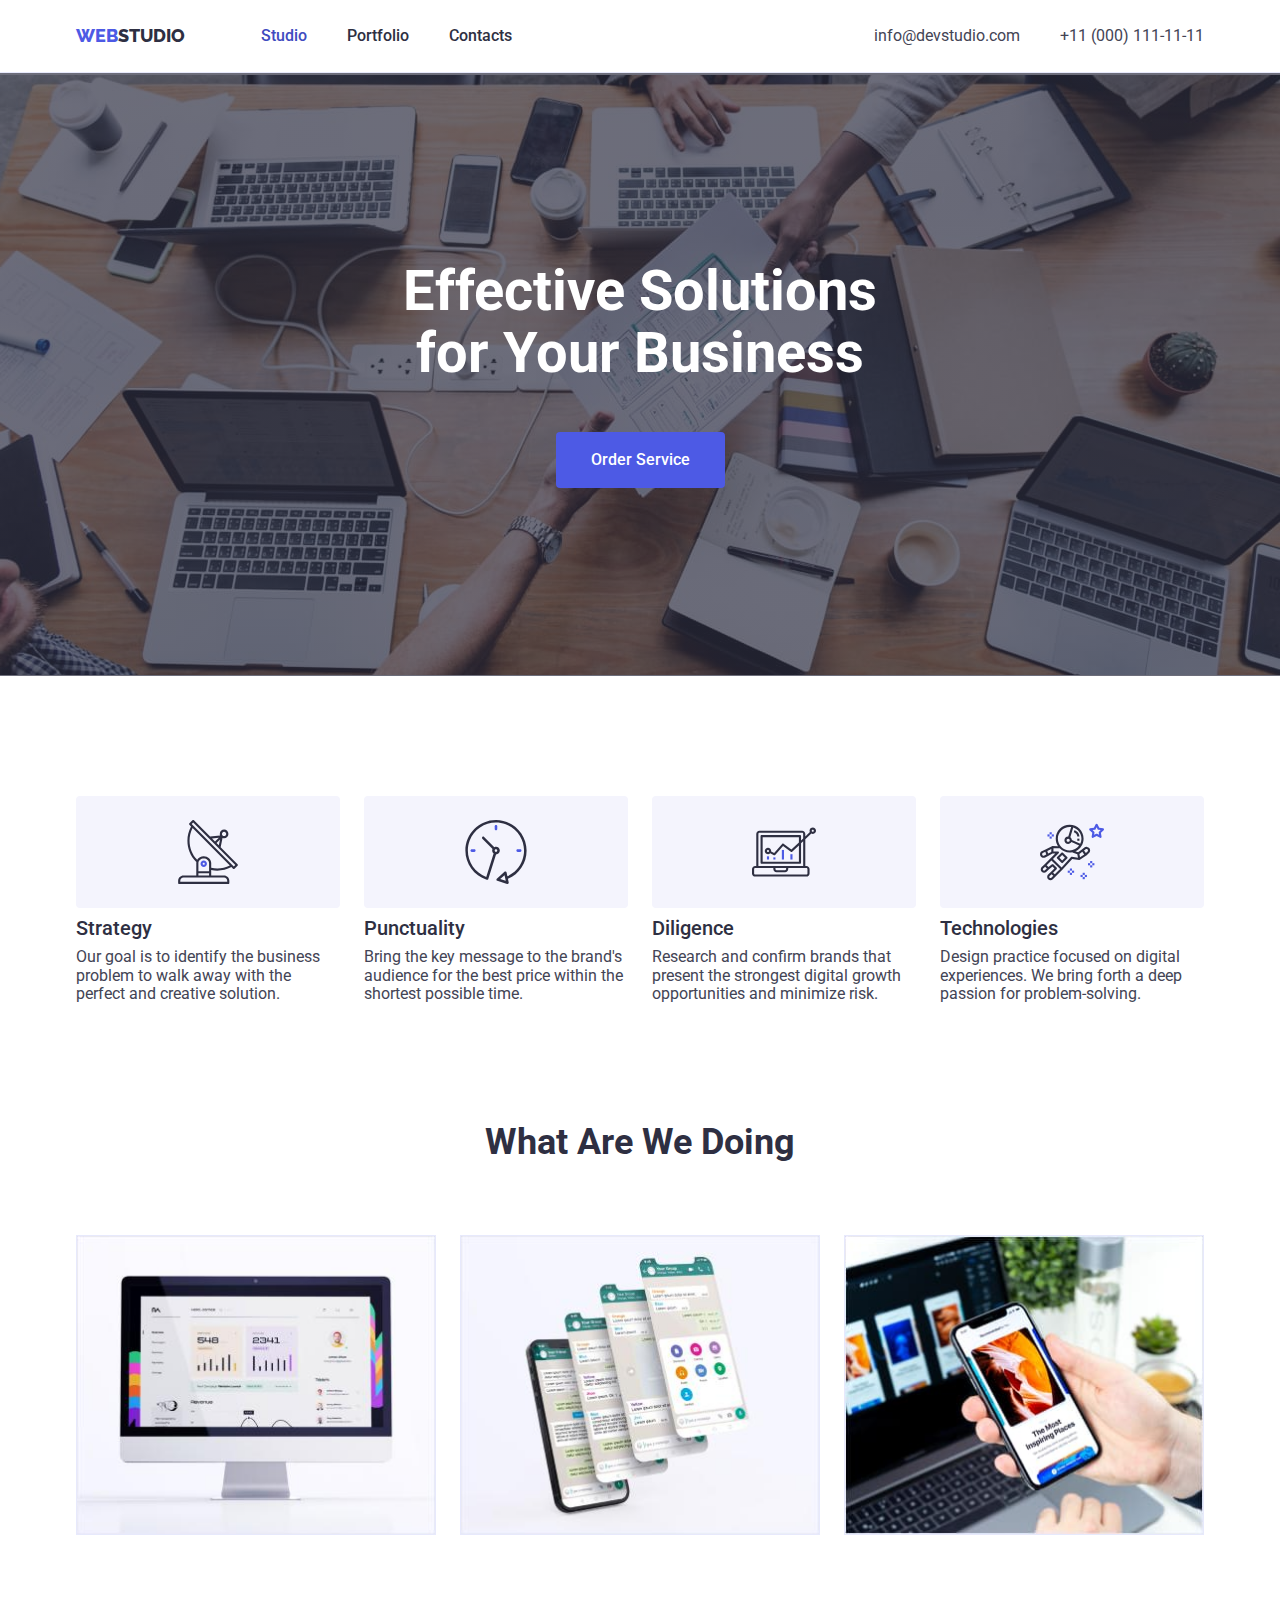
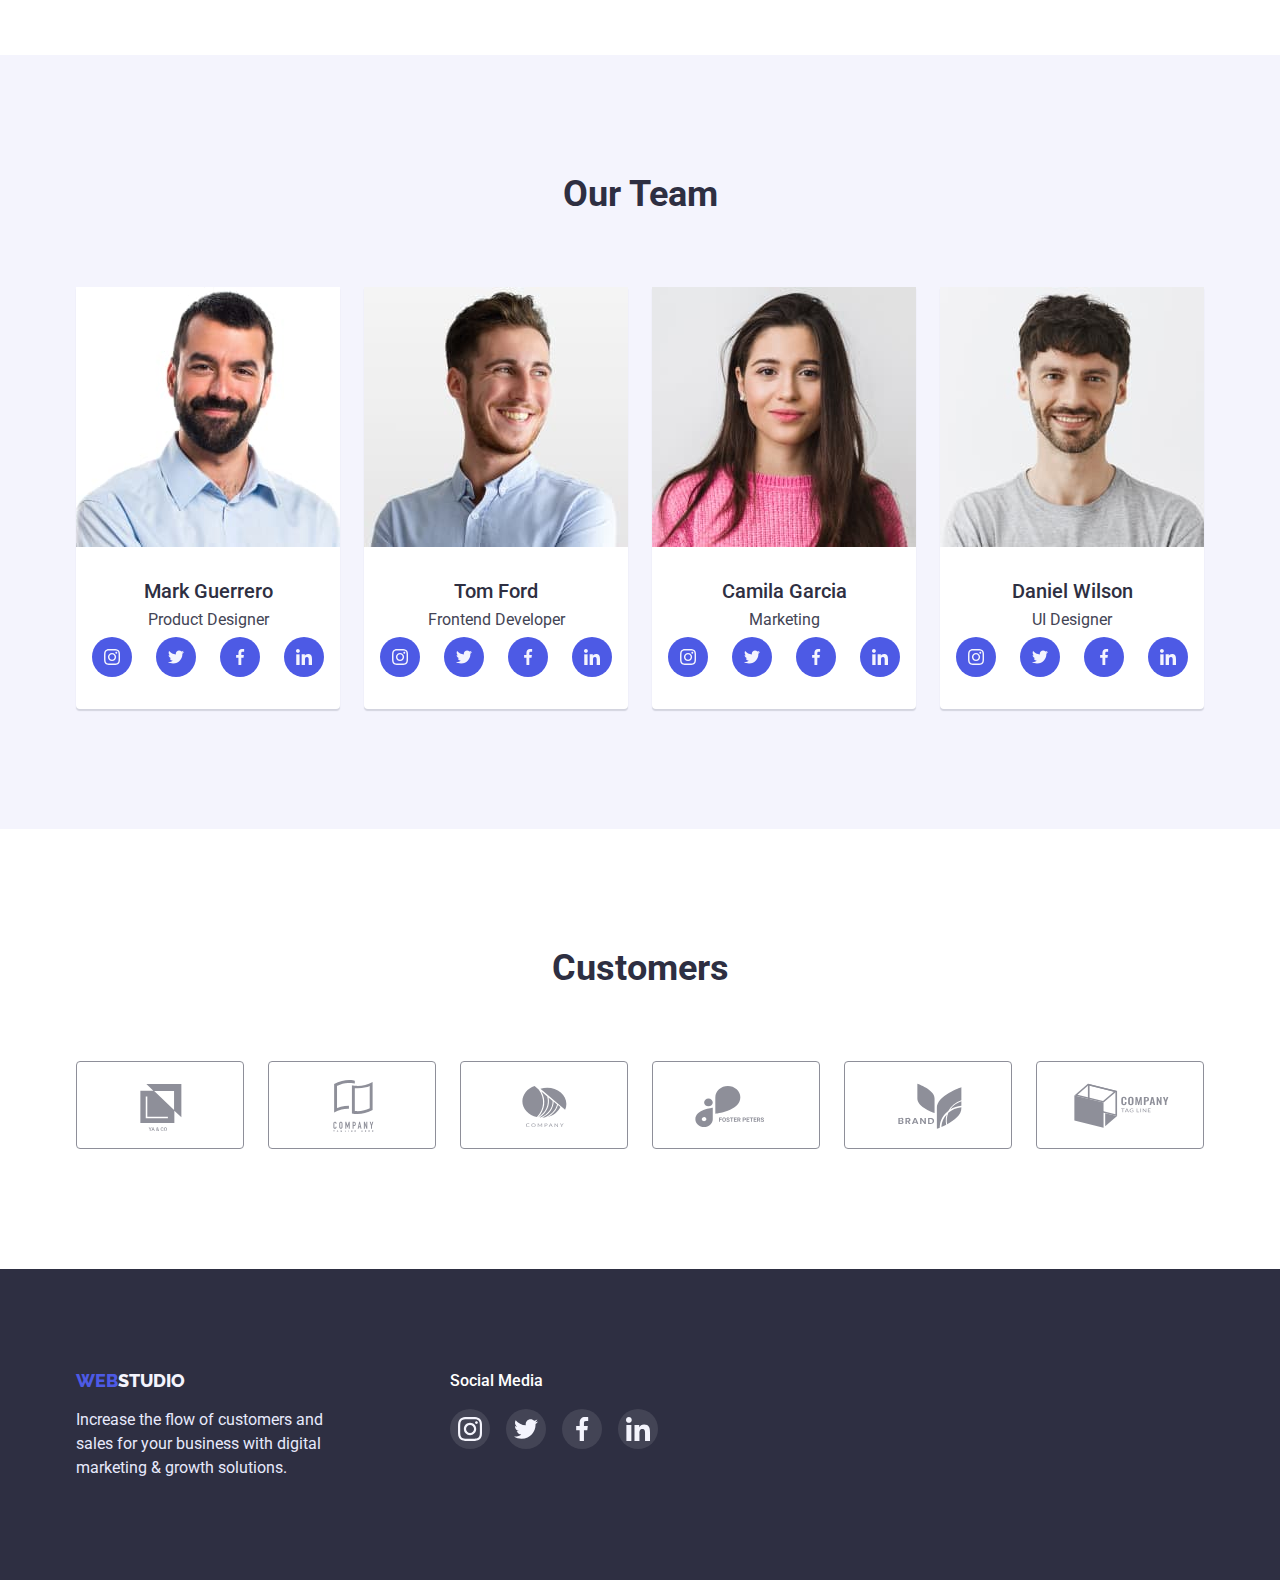
<file: index.html>
<!DOCTYPE html>
<html lang="en">
  <head>
    <meta charset="UTF-8" />
    <meta http-equiv="X-UA-Compatible" content="IE=edge" />
    <meta name="Студия" content="Web developoment" />
    <title>Web studio</title>
    <link rel="preconnect" href="https://fonts.googleapis.com" />
    <link rel="preconnect" href="https://fonts.gstatic.com" crossorigin />
    <link
      rel="stylesheet"
      href="https://cdnjs.cloudflare.com/ajax/libs/modern-normalize/1.0.0/modern-normalize.min.css"
    />
    <link
      rel="stylesheet"
      href="https://fonts.googleapis.com/css2?family=Raleway:wght@800&family=Roboto:wght@400;500;700;900&display=swap"
    />
    <link rel="stylesheet" href="./css/styles.css" />
  </head>

  <body class="body">
    <header class="header">
      <div class="container header-container">
        <nav class="header-nav">
          <a class="logo-link logo-link-dark" href="./index.html" class="link">
            <span class="logo">Web</span>Studio</a
          >
          <ul class="list list-header">
            <li>
              <a class="header-link active-link" href="./index.html">Studio</a>
            </li>
            <li>
              <a class="header-link" href="./portfolio.html">Portfolio</a>
            </li>
            <li>
              <a class="header-link" href="#">Contacts</a>
            </li>
          </ul>
        </nav>
        <address>
          <ul class="list list-header">
            <li>
              <a class="header-address" href="mailto:info@devstudio.com"
                >info@devstudio.com</a
              >
            </li>
            <li>
              <a class="header-address" href="tel:+110001111111"
                >+11 (000) 111-11-11</a
              >
            </li>
          </ul>
        </address>
      </div>
    </header>

    <main>
      <section class="hero">
        <div class="container">
          <h1 class="hero-title">Effective Solutions for Your Business</h1>
          <button class="button" type="button">Order Service</button>
        </div>
      </section>

      <section class="section">
        <div class="container">
          <h2 class="hidden">Advantages</h2>
          <ul class="list">
            <li class="list-item-advantage">
              <div class="list-advantage-item">
                <svg class="advantage-icon">
                  <use href="./images/icons.svg#antenna"></use>
                </svg>
              </div>
              <h3 class="subtitle">Strategy</h3>
              <p>
                Our goal is to identify the business problem to walk away with
                the perfect and creative solution.
              </p>
            </li>
            <li class="list-item-advantage">
              <div class="list-advantage-item">
                <svg class="advantage-icon">
                  <use href="./images/icons.svg#clock"></use>
                </svg>
              </div>
              <h3 class="subtitle">Punctuality</h3>
              <p>
                Bring the key message to the brand's audience for the best price
                within the shortest possible time.
              </p>
            </li>
            <li class="list-item-advantage">
              <div class="list-advantage-item">
                <svg class="advantage-icon">
                  <use href="./images/icons.svg#diagram"></use>
                </svg>
              </div>
              <h3 class="subtitle">Diligence</h3>
              <p>
                Research and confirm brands that present the strongest digital
                growth opportunities and minimize risk.
              </p>
            </li>
            <li class="list-item-advantage">
              <div class="list-advantage-item">
                <svg class="advantage-icon">
                  <use href="./images/icons.svg#astronaut"></use>
                </svg>
              </div>
              <h3 class="subtitle">Technologies</h3>
              <p>
                Design practice focused on digital experiences. We bring forth a
                deep passion for problem-solving.
              </p>
            </li>
          </ul>
        </div>
      </section>

      <section class="section activities">
        <div class="container">
          <h2 class="title">What are we doing</h2>
          <ul class="list">
            <li class="list-item-activity">
              <img
                class="image-with-bachground"
                src="./images/img1.jpg"
                alt="Графики и диаграммы на компьютерном мониторе"
                width="360"
              />
            </li>
            <li class="list-item-activity">
              <img
                class="image-with-bachground"
                src="./images/img2.jpg"
                alt="Стопка приложений парит над смартфоном"
                width="360"
              />
            </li>
            <li class="list-item-activity">
              <img
                class="image-with-bachground"
                src="./images/img3.jpg"
                alt="Рука держит смартфон на фоне открытго ноутбука"
                width="360"
              />
            </li>
          </ul>
        </div>
      </section>

      <section class="section team">
        <div class="container">
          <h2 class="title">Our Team</h2>
          <ul class="list worker-list">
            <li class="list-item-team">
              <img
                class="img"
                src="./images/teamcard1.jpg"
                alt="Портрет сотрудника Mark Guerrero"
                width="264"
              />
              <div class="worker-descript">
                <h3 class="subtitle">Mark Guerrero</h3>
                <p>Product Designer</p>
                <ul class="list ident-list">
                  <li>
                    <a class="social-link" href="#">
                      <svg class="social-icon">
                        <use href="./images/icons.svg#instagram"></use>
                      </svg>
                    </a>
                  </li>
                  <li>
                    <a class="social-link" href="#">
                      <svg class="social-icon">
                        <use href="./images/icons.svg#twitter"></use>
                      </svg>
                    </a>
                  </li>
                  <li>
                    <a class="social-link" href="#">
                      <svg class="social-icon">
                        <use href="./images/icons.svg#facebook"></use>
                      </svg>
                    </a>
                  </li>
                  <li>
                    <a class="social-link" href="#">
                      <svg class="social-icon">
                        <use href="./images/icons.svg#linkedin"></use>
                      </svg>
                    </a>
                  </li>
                </ul>
              </div>
            </li>
            <li class="list-item-team">
              <img
                class="img"
                src="./images/teamcard2.jpg"
                alt="Портрет сотрудника Tom Ford"
                width="264"
              />
              <div class="worker-descript">
                <h3 class="subtitle">Tom Ford</h3>
                <p>Frontend Developer</p>
                <ul class="list ident-list">
                  <li class="list-item-social">
                    <a class="social-link" href="#">
                      <svg class="social-icon">
                        <use href="./images/icons.svg#instagram"></use>
                      </svg>
                    </a>
                  </li>
                  <li class="list-item-social">
                    <a class="social-link" href="#">
                      <svg class="social-icon">
                        <use href="./images/icons.svg#twitter"></use>
                      </svg>
                    </a>
                  </li>
                  <li class="list-item-social">
                    <a class="social-link" href="#">
                      <svg class="social-icon">
                        <use href="./images/icons.svg#facebook"></use>
                      </svg>
                    </a>
                  </li>
                  <li class="list-item-social">
                    <a class="social-link" href="#">
                      <svg class="social-icon">
                        <use href="./images/icons.svg#linkedin"></use>
                      </svg>
                    </a>
                  </li>
                </ul>
              </div>
            </li>
            <li class="list-item-team">
              <img
                class="img"
                src="./images/teamcard3.jpg"
                alt="Портрет сотрудницы Camila Garcia"
                width="264"
              />
              <div class="worker-descript">
                <h3 class="subtitle">Camila Garcia</h3>
                <p>Marketing</p>
                <ul class="list ident-list">
                  <li class="list-item-social">
                    <a class="social-link" href="#">
                      <svg class="social-icon">
                        <use href="./images/icons.svg#instagram"></use>
                      </svg>
                    </a>
                  </li>
                  <li class="list-item-social">
                    <a class="social-link" href="#">
                      <svg class="social-icon">
                        <use href="./images/icons.svg#twitter"></use>
                      </svg>
                    </a>
                  </li>
                  <li class="list-item-social">
                    <a class="social-link" href="#">
                      <svg class="social-icon">
                        <use href="./images/icons.svg#facebook"></use>
                      </svg>
                    </a>
                  </li>
                  <li class="list-item-social">
                    <a class="social-link" href="#">
                      <svg class="social-icon">
                        <use href="./images/icons.svg#linkedin"></use>
                      </svg>
                    </a>
                  </li>
                </ul>
              </div>
            </li>
            <li class="list-item-team">
              <img
                class="img"
                src="./images/teamcard4.jpg"
                alt="Портрет сотрудника Daniel Wilson"
                width="264"
              />
              <div class="worker-descript">
                <h3 class="subtitle">Daniel Wilson</h3>
                <p>UI Designer</p>
                <ul class="list ident-list">
                  <li class="list-item-social">
                    <a class="social-link" href="#">
                      <svg class="social-icon">
                        <use href="./images/icons.svg#instagram"></use>
                      </svg>
                    </a>
                  </li>
                  <li class="list-item-social">
                    <a class="social-link" href="#">
                      <svg class="social-icon">
                        <use href="./images/icons.svg#twitter"></use>
                      </svg>
                    </a>
                  </li>
                  <li class="list-item-social">
                    <a class="social-link" href="#">
                      <svg class="social-icon">
                        <use href="./images/icons.svg#facebook"></use>
                      </svg>
                    </a>
                  </li>
                  <li class="list-item-social">
                    <a class="social-link" href="#">
                      <svg class="social-icon">
                        <use href="./images/icons.svg#linkedin"></use>
                      </svg>
                    </a>
                  </li>
                </ul>
              </div>
            </li>
          </ul>
        </div>
      </section>

      <section class="section customers">
        <div class="container">
          <h2 class="title">Customers</h2>
          <ul class="list">
            <li class="list-item-customers">
              <a href="#" class="customer-link">
                <svg class="customer-icon">
                  <use href="./images/icons.svg#logo1"></use>
                </svg>
              </a>
            </li>
            <li class="list-item-customers">
              <a href="#" class="customer-link">
                <svg class="customer-icon">
                  <use href="./images/icons.svg#logo2"></use>
                </svg>
              </a>
            </li>
            <li class="list-item-customers">
              <a href="#" class="customer-link">
                <svg class="customer-icon">
                  <use href="./images/icons.svg#logo3"></use>
                </svg>
              </a>
            </li>
            <li class="list-item-customers">
              <a href="#" class="customer-link">
                <svg class="customer-icon">
                  <use href="./images/icons.svg#logo4"></use>
                </svg>
              </a>
            </li>
            <li class="list-item-customers">
              <a href="#" class="customer-link">
                <svg class="customer-icon">
                  <use href="./images/icons.svg#logo5"></use>
                </svg>
              </a>
            </li>
            <li class="list-item-customers">
              <a href="#" class="customer-link">
                <svg class="customer-icon">
                  <use href="./images/icons.svg#logo6"></use>
                </svg>
              </a>
            </li>
          </ul>
        </div>
      </section>
    </main>

    <footer class="footer">
      <div class="container footer-container">
        <div class="footer-logo">
          <a class="logo-link logo-link-light" href="./index.html" class="link">
            <span class="logo">Web</span>Studio</a
          >
          <p class="footer-text">
            Increase the flow of customers and sales for your business with
            digital marketing & growth solutions.
          </p>
        </div>

        <div>
          <p class="footer-title">Social Media</p>
          <ul class="list media-list">
            <li>
              <a class="social-link social-link-dark" href="#">
                <svg class="social-icon-large">
                  <use href="./images/icons.svg#instagram"></use>
                </svg>
              </a>
            </li>
            <li>
              <a class="social-link social-link-dark" href="#">
                <svg class="social-icon-large">
                  <use href="./images/icons.svg#twitter"></use>
                </svg>
              </a>
            </li>
            <li>
              <a class="social-link social-link-dark" href="#">
                <svg class="social-icon-large">
                  <use href="./images/icons.svg#facebook"></use>
                </svg>
              </a>
            </li>
            <li>
              <a class="social-link social-link-dark" href="#">
                <svg class="social-icon-large">
                  <use href="./images/icons.svg#linkedin"></use>
                </svg>
              </a>
            </li>
          </ul>
        </div>
      </div>
    </footer>
  </body>
</html>
</file>
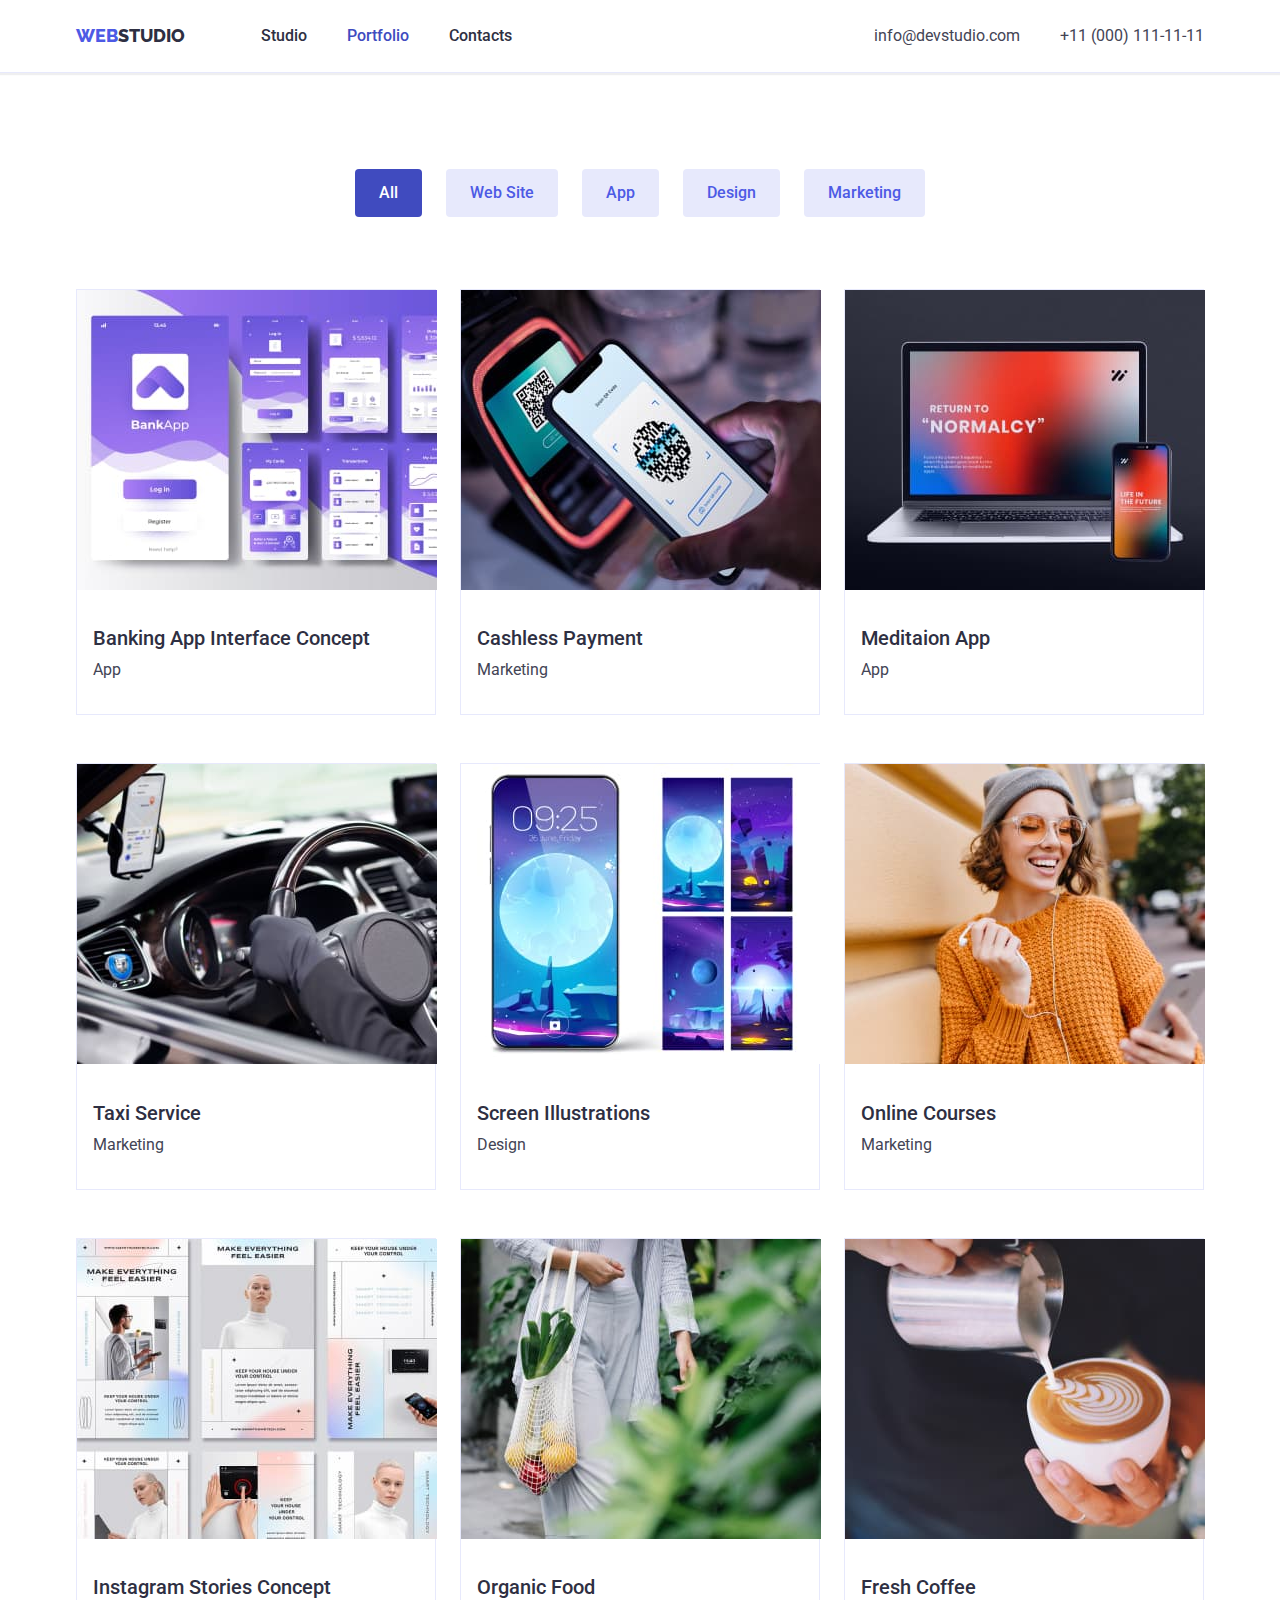
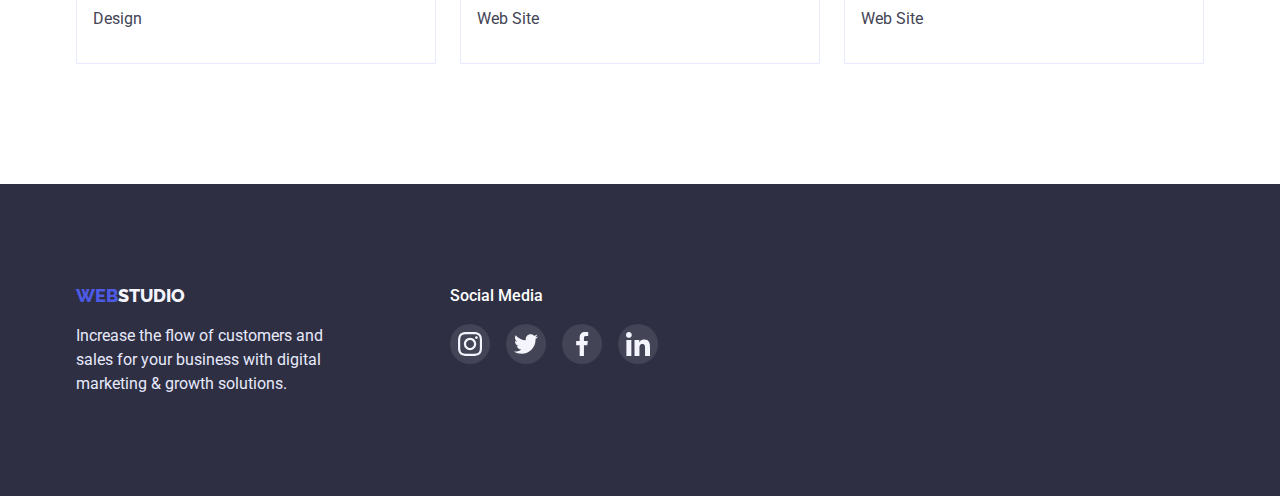
<file: portfolio.html>
<!DOCTYPE html>
<html lang="en">
  <head>
    <meta charset="UTF-8" />
    <meta http-equiv="X-UA-Compatible" content="IE=edge" />
    <meta name="Студия" content="Web developoment" />
    <title>Web studio</title>
    <link rel="preconnect" href="https://fonts.googleapis.com" />
    <link rel="preconnect" href="https://fonts.gstatic.com" crossorigin />
    <link
      rel="stylesheet"
      href="https://cdnjs.cloudflare.com/ajax/libs/modern-normalize/1.0.0/modern-normalize.min.css"
    />
    <link
      rel="stylesheet"
      href="https://fonts.googleapis.com/css2?family=Raleway:wght@800&family=Roboto:wght@400;500;700;900&display=swap"
    />
    <link rel="stylesheet" href="./css/styles.css" />
  </head>

  <body class="body">
    <header class="header header-underline">
      <div class="container header-container">
        <nav class="header-nav">
          <a class="logo-link logo-link-dark" href="./index.html" class="link">
            <span class="logo">Web</span>Studio</a
          >
          <ul class="list list-header">
            <li>
              <a class="header-link" href="./index.html">Studio</a>
            </li>
            <li>
              <a class="header-link active-link" href="./portfolio.html"
                >Portfolio</a
              >
            </li>
            <li>
              <a class="header-link" href="#">Contacts</a>
            </li>
          </ul>
        </nav>
        <address>
          <ul class="list list-header">
            <li>
              <a class="header-address" href="mailto:info@devstudio.com"
                >info@devstudio.com</a
              >
            </li>
            <li>
              <a class="header-address" href="tel:+110001111111"
                >+11 (000) 111-11-11</a
              >
            </li>
          </ul>
        </address>
      </div>
    </header>

    <main>
      <section class="section portfolio">
        <div class="container">
          <h1 class="hidden">Portfolio</h1>
          <ul class="list button-list">
            <li>
              <button class="button-filter button-default" type="button">
                All
              </button>
            </li>
            <li>
              <button class="button-filter" type="button">Web Site</button>
            </li>
            <li><button class="button-filter" type="button">App</button></li>
            <li><button class="button-filter" type="button">Design</button></li>
            <li>
              <button class="button-filter" type="button">Marketing</button>
            </li>
          </ul>

          <ul class="list list-portfolio">
            <li class="link-none-decor">
              <a class="link-none-outline" href="#">
                <img 
                  src="./images/prtfl09.jpg"
                  alt="Ряд скриншотов банковского приложения для смартфона"
                  width="360"
                />
                <div class="portfolio-descript">
                  <h3 class="subtitle-portfolio">
                    Banking App Interface Concept
                  </h3>
                  <p class="text-portfolio">App</p>
                </div>
              </a>
            </li>
            <li class="link-none-decor">
              <a class="link-none-outline" href="#">
                <img
                  src="./images/prtfl08.jpg"
                  alt="Рука подносит смартфон для бесконтактной оплаты к терминалу"
                  width="360"
                />
                <div class="portfolio-descript">
                  <h3 class="subtitle-portfolio">Cashless Payment</h3>
                  <p class="text-portfolio">Marketing</p>
                </div>
              </a>
            </li>
            <li class="link-none-decor">
              <a class="link-none-outline" href="#">
                <img
                  src="./images/prtfl07.jpg"
                  alt="Открытый ноутбук и смартфон рядом с одинаковыми открытыми приложениями"
                  width="360"
                />
                <div class="portfolio-descript">
                  <h3 class="subtitle-portfolio">Meditaion App</h3>
                  <p class="text-portfolio">App</p>
                </div>
              </a>
            </li>
            <li class="link-none-decor">
              <a class="link-none-outline" href="#">
                <img
                  src="./images/prtfl06.jpg"
                  alt="Часть водительского места авто: руки на руле, смартфон с маршрутом"
                  width="360"
                />
                <div class="portfolio-descript">
                  <h3 class="subtitle-portfolio">Taxi Service</h3>
                  <p class="text-portfolio">Marketing</p>
                </div>
              </a>
            </li>
            <li class="link-none-decor">
              <a class="link-none-outline" href="#">
                <img
                  src="./images/prtfl05.jpg"
                  alt="Несколько разноразмерных иллюстраций для смартфона в сказочно-фиолетовом стиле"
                  width="360"
                />
                <div class="portfolio-descript">
                  <h3 class="subtitle-portfolio">Screen Illustrations</h3>
                  <p class="text-portfolio">Design</p>
                </div>
              </a>
            </li>
            <li class="link-none-decor">
              <a class="link-none-outline" href="#">
                <img
                  src="./images/prtfl04.jpg"
                  alt="Девушка в наушниках на улице радостно общается через смартфон"
                  width="360"
                />
                <div class="portfolio-descript">
                  <h3 class="subtitle-portfolio">Online Courses</h3>
                  <p class="text-portfolio">Marketing</p>
                </div>
              </a>
            </li>
            <li class="link-none-decor">
              <a class="link-none-outline" href="#">
                <img
                  src="./images/prtfl03.jpg"
                  alt="Несколько Инстаграм-страниц единого светлого стиля"
                  width="360"
                />
                <div class="portfolio-descript">
                  <h3 class="subtitle-portfolio">Instagram Stories Concept</h3>
                  <p class="text-portfolio">Design</p>
                </div>
              </a>
            </li>
            <li class="link-none-decor">
              <a class="link-none-outline" href="#">
                <img
                  src="./images/prtfl02.jpg"
                  alt="Дама несет свежие овощи и фрукты в сетчатой сумке"
                  width="360"
                />
                <div class="portfolio-descript">
                  <h3 class="subtitle-portfolio">Organic Food</h3>
                  <p class="text-portfolio">Web Site</p>
                </div>
              </a>
            </li>
            <li class="link-none-decor">
              <a class="link-none-outline" href="#">
                <img
                  src="./images/prtfl01.jpg"
                  alt="Руки, добавляющие взбитое молоко в чашку с кофе"
                  width="360"
                />
                <div class="portfolio-descript">
                  <h3 class="subtitle-portfolio">Fresh Coffee</h3>
                  <p class="text-portfolio">Web Site</p>
                </div>
              </a>
            </li>
          </ul>
        </div>
      </section>
    </main>

       <footer class="footer">
      <div class="container footer-container">
        <div class="footer-logo">
          <a class="logo-link logo-link-light" href="./index.html" class="link">
            <span class="logo">Web</span>Studio</a
          >
          <p class="footer-text">
            Increase the flow of customers and sales for your business with
            digital marketing & growth solutions.
          </p>
        </div>

        <div >
          <p class="footer-title">Social Media</p>
          <ul class="list media-list">
            <li>
              <a class="social-link social-link-dark" href="#">
                <svg class="social-icon-large">
                  <use href="./images/icons.svg#instagram"></use>
                </svg>
              </a>
            </li>
            <li>
              <a class="social-link social-link-dark" href="#">
                <svg class="social-icon-large">
                  <use href="./images/icons.svg#twitter"></use>
                </svg>
              </a>
            </li>
            <li>
              <a class="social-link social-link-dark" href="#">
                <svg class="social-icon-large">
                  <use href="./images/icons.svg#facebook"></use>
                </svg>
              </a>
            </li>
            <li>
              <a class="social-link social-link-dark" href="#">
                <svg class="social-icon-large">
                  <use href="./images/icons.svg#linkedin"></use>
                </svg>
              </a>
            </li>
          </ul>
        </div>
      </div>
    </footer>

  </body>
</html>
</file>
<file: css/styles.css>
:root {
    --color-dark: #2E2F42;          /* NAVY BLUE */
    --color-text: #434455;          /* SLATE*/
    --color-primary-brand: #4D5AE5; /* IRIS */
    --pressed-state: #404BBF;       /* OCEAN */
    --color-accent: #E7E9FC;        /* CORNFLOWER */ 
    --color-light: #F4F4FD;         /* CLOUD */
    --color-inverted: #FFFFFF;  
    --color-border-light: #8E8F99;  /* LIGHT SLATE */
    --color-success: #31D0AA;        /* GREEN */
    --color-dark-button: rgba(255, 255, 255, 0.1);
}
* 
*::before
*::after {
    margin: 0;
    padding: 0;
    box-sizing: border-box;
}

p,
h1,
h2,
h3,
h4 {
    margin-top: 0px;
    margin-bottom: 0px;
}

body {
    font-family: 'Roboto', sans-serif;
    font-size: 16px;
    color: var(--color-text);
    background-color: var(--color-inverted);
}

ul {
    margin: 0;
    padding: 0;
}

.container {
    width: 100%;
    max-width: 1158px;
    margin: 0 auto;
    padding: 0 15px;
}

.img {
    display: block;
    max-width: 100%;
}

/* ===================================== HEADER */

.header {
    border-bottom-width: 1px;
    border-bottom-style: solid;
    border-bottom-color: var(--color-accent);
}

.header-underline {
    box-shadow: 0px 1px 6px 0px #2E2F4214;
    box-shadow: 0px 1px 1px 0px #2E2F4229;
    box-shadow: 0px 2px 1px 0px #2E2F4214;
}

.header-container {
    display: flex;
    align-items: center;
    gap: 40px;
}

.header-nav {
    display: flex;
    align-items: center;
    flex-grow: 1;
    gap: 76px;
}

.logo {
    color: var(--color-primary-brand);
}

.logo-link {
    font-family: "Raleway";
    font-size: 18px;
    font-weight: 800;
    line-height: 1.3;
    text-transform: uppercase;
    text-decoration: none;  
}

.logo-link-dark {
    color: var(--color-dark);
}

.logo-link-light {
    color: var(--color-light);
}

.list {
    display: flex;
    list-style-type: none;
    gap: 24px;
}

.list-header {
    gap: 40px;
}

.header-link {
    display: block;
    padding-top: 24px;
    padding-bottom: 24px;

    color: var(--color-dark);
    font-weight: 500;
    line-height: 1.5;
    text-decoration: none;
}

.header-link:hover, 
.header-link:focus {
    color: var(--pressed-state);
}

.active-link {
    color: var(--pressed-state);
}

.header-address {
    display: block;
    padding-top: 24px;
    padding-bottom: 24px;
        
    color: var(--color-text);
    line-height: 1.5;
    font-style: normal;
    text-decoration: none;
}

.header-address:hover,
.header-address:focus {
    color: var(--pressed-state);
}

/* ===================================== HERO */
.section {
    display: block;
    padding-top: 120px;
}

/*.overlay {
    background-image: url("/images/people-office.jpg");
    background-size: cover;
    background-position: center;
}*/

.hero {
    text-align: center;
    padding: 188px 0px;
    /*background-color: var(--color-dark);*/

    background-image: linear-gradient(rgb(46,47,66, 0.7) , rgb(46, 47, 66, 0.7)), url("../images/people-office.jpg");
    background-size: 1440px auto; 
    background-position: center;
    background-repeat: no-repeat;
}

.hero-title {
    font-size: 56px;
    font-weight: 700;
    line-height: 1.1;
    color: var(--color-inverted);
    max-width: 496px;
    margin: auto;
    margin-bottom: 48px;
    text-align: center;
}

.button {
    width: 169px;
    padding: 16px 32px;
    font-family: inherit;
    font-weight: 500;
    line-height: 1.5;
    color: var(--color-inverted);
    background: var(--color-primary-brand);
    border : var(--color-primary-brand);
    border-radius: 4px;
    cursor: pointer;
}

.button:hover,
.button:focus {
    background: var(--pressed-state)
}

.button-filter {
    font-family: inherit;
    font-weight: 500;
    line-height: 1.5;
    color: var(--color-primary-brand);
    background: var(--color-accent);
    border: 1px;
    border-radius: 4px;
    cursor: pointer;
    padding: 12px 24px;
}

.button-default {
    color: var(--color-inverted);
    background: var(--pressed-state);
}

.button-filter:hover,
.button-filter:focus {
    color: var(--color-inverted);
    background: var(--pressed-state);
}

/* ===================================== ADVANTAGE */

.hidden {
    position: absolute;
    white-space: nowrap;
    width: 1px;
    height: 1px;
    overflow: hidden;
    border: 0;
    padding: 0;
    clip: rect(0 0 0 0);
    clip-path: inset(50%);
    margin: -1px;
}

.list-item-advantage {
    width: calc((100% - 72px) / 4 );
}

.list-advantage-item {
   display: flex;
   align-items: center;
   justify-content: center;
   height: 112px;
   background-color: var(--color-light);
   border-radius: 4px;
   margin-bottom: 8px;
}

.advantage-icon{
    width: 64px;
    height: 64px;
}

/* ===================================== WHAT ARE WE DOING */
.activities {
    padding-bottom: 120px;
}

.list-item-activity {
    width: calc((100% - 48px) / 3);
}

/* ===================================== OUR TEAM */

.team {
    padding-bottom: 120px;
    background-color: var(--color-light);
}

.worker-list {
    display: flex;
    /*flex-wrap: wrap;*/
    gap: 24px;
}

.list-item-team {
    width: calc((100% - 72px) / 4);
    background-color: var(--color-inverted);
    box-shadow: 0px 2px 1px 0px rgba(46, 47, 66, 0.16);
    border-radius: 0 0 4px 4px;
}

.worker-descript {
    text-align: center;
    padding: 32px 16px;
}

.image-with-bachground {
    display: block;
    max-width: 100%;
    background: var(--color-accent);
    border: 1px solid var(--color-accent);

}

.title {
    font-weight: 700;
    font-size: 36px;
    line-height: 1.1;
    color: var(--color-dark);
    text-transform: capitalize;
    text-align: center;
    margin-bottom: 72px;
}

.subtitle {
    font-weight: 500;
    font-size: 20px;
    line-height: 1.2;
    color: var(--color-dark);
    margin-bottom: 8px;
}

.link-none-decor {
    text-decoration: none;
    width: calc((100% - 48px) / 3);
    border: 1px solid var(--color-accent);
}

.ident-list {
    margin-top: 8px;
    gap: inherit;
    justify-content: space-between;
}

.social-link {
    display: flex;
    flex-direction: row;
    justify-content: center;
    align-items: center;
    height: 40px;
    width: 40px;
    background-color: var(--color-primary-brand);
    border-radius: 50%;
}

.social-link:hover,
.social-link:focus {
    background-color: var(--pressed-state);
}

.social-icon {
    width: 16px;
    height: 16px;
}

/* ===================================== CUSTOMERS */

.customers {
    padding-bottom: 120px;
}

.customer-link {
    display: flex;
    justify-content: center;
    align-items: center;
    height: 88px;
    border: 1px solid var(--color-border-light);
    border-radius: 4px;
    color: var(--color-border-light);
}

.list-item-customers {
    width: calc((100% - 120px) / 6);
}

.customer-link:hover,
.customer-link:focus {
    color: var(--pressed-state);
    border-color: var(--pressed-state);
}

.customer-icon {
    height: 56px;
    fill: currentColor;
}

/* ===================================== PORTFOLIO */
.portfolio {
    padding-top: 96px;
    padding-bottom: 120px;
}

.subtitle-portfolio {
    font-weight: 500;
    font-size: 20px;
    line-height: 1.2;
    color: var(--color-dark);
    margin-bottom: 8px;
}

.text-portfolio {
    line-height: 1.5;
    color: var(--color-text);
}

.button-list {
    justify-content: center;
    margin-bottom: 72px;  
}

.list-portfolio {
    display: flex;
    flex-wrap: wrap;
    row-gap: 48px;
    column-gap: 24px;
}

.portfolio-descript {
    padding: 32px 16px;
}

.link-none-outline {
    display: block;
    text-decoration: none;
}

.link-none-outline:hover,
.link-none-outline:active{
    box-shadow: 0px 2px 1px 0px #2E2F4214;
    box-shadow: 0px 1px 1px 0px #2E2F4229;
    box-shadow: 0px 1px 6px 0px #2E2F4214;
}

/* ===================================== FOOTER*/

.footer {
    background-color: var(--color-dark);
    padding: 100px 0;
}

.footer-container {
    display: flex;
    gap: 120px;
}

.footer-text {
    line-height: 1.5;
    color: var(--color-accent);
    max-width: 254px;
    margin-top: 16px;
}

.footer-title {
    line-height: 1.5;
    color: var(--color-inverted);
    font-weight: 500;
    margin-bottom: 16px;
}

.media-list {
    gap: 16px;
}

.social-link-dark {
    background-color: var(--color-dark-button);}

.social-link-dark:hover,
.social-link-dark:focus {
    background-color: var(--color-success);
}

.social-icon-large{
    width: 24px;
    height: 24px;
}
</file>
